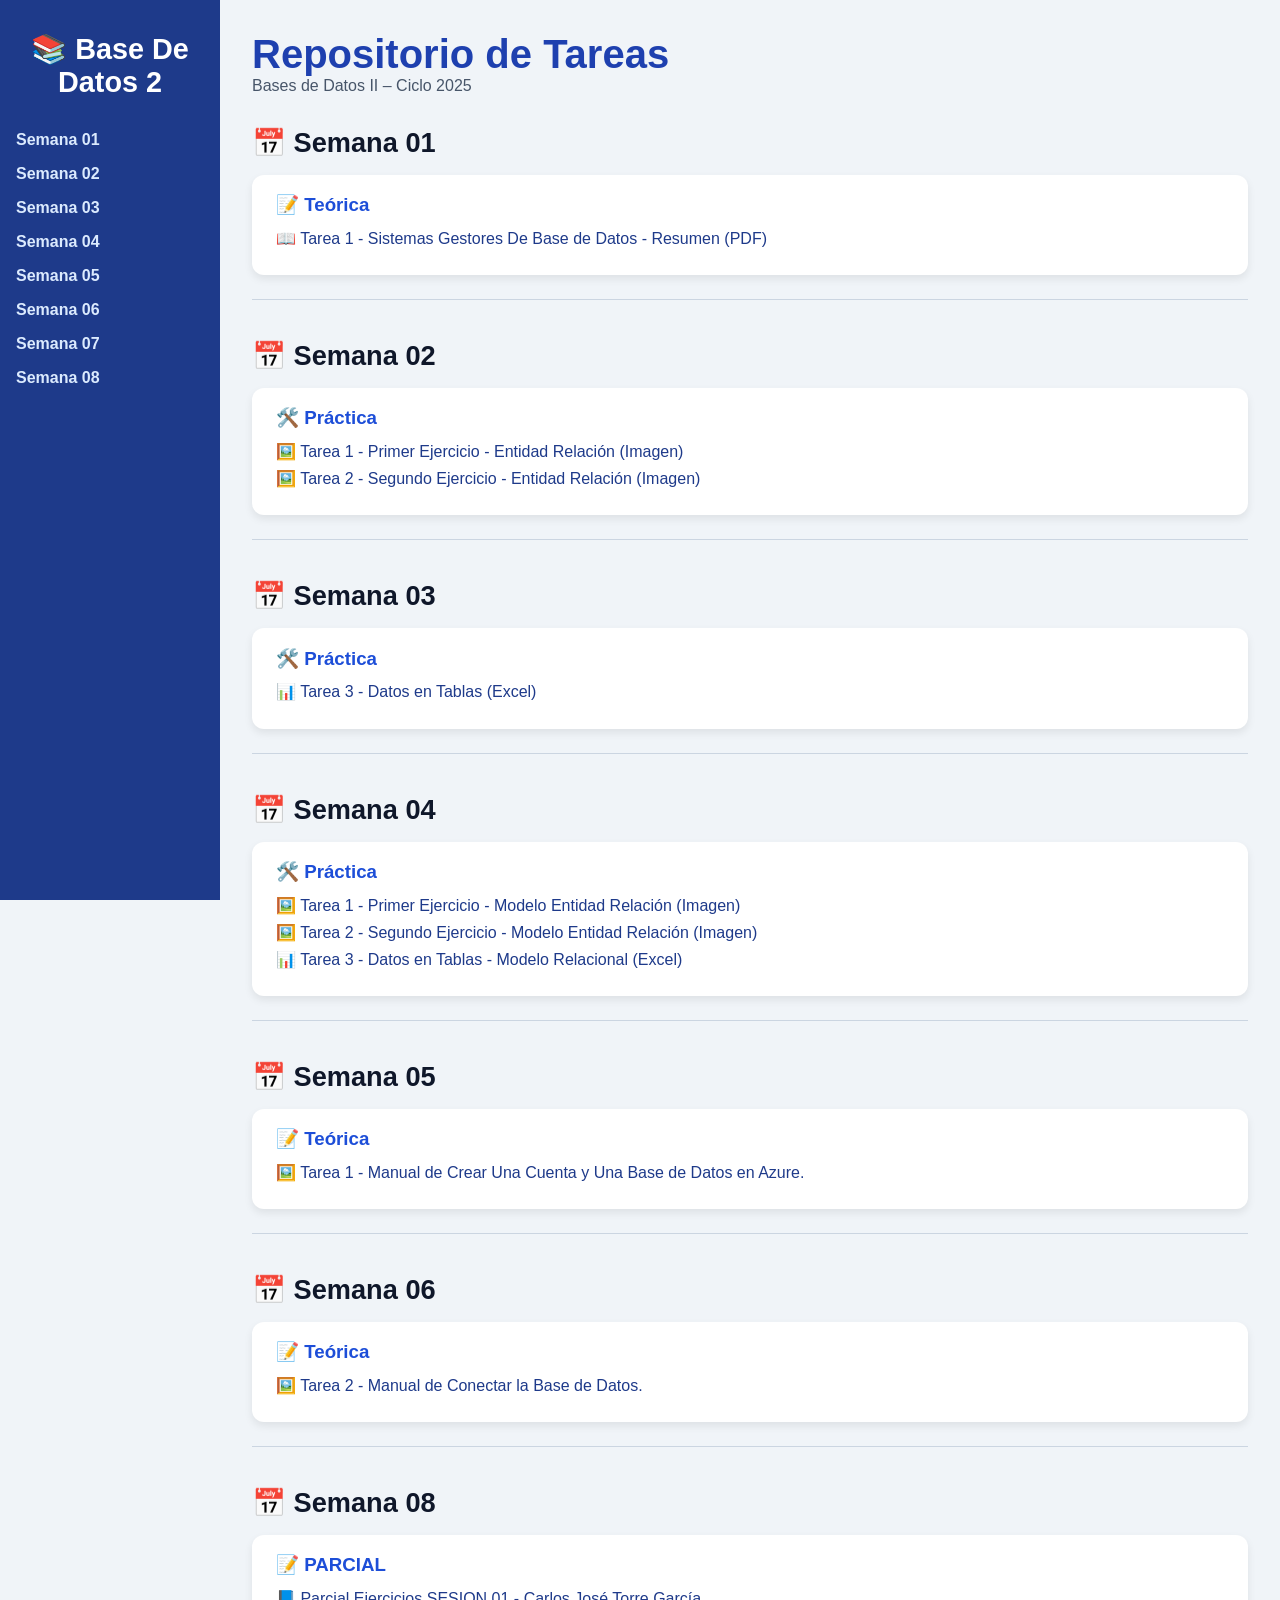
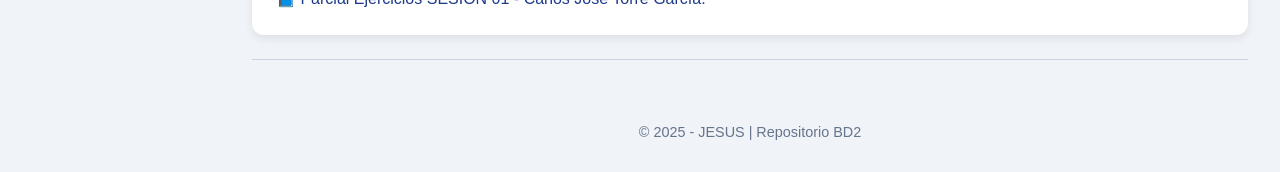
<file: thomAzure/index.html>
<!DOCTYPE html>
<html lang="es">
<head>
  <meta charset="UTF-8">
  <meta name="viewport" content="width=device-width, initial-scale=1.0">
  <title>Repositorio BD2</title>
  <link rel="stylesheet" href="style.css">
</head>
<body>
  <div class="container">
    <aside class="sidebar">
      <h2>📚 Base De Datos 2</h2>
      <nav>
        <ul>
          <li><a href="#semana01">Semana 01</a></li>
          <li><a href="#semana02">Semana 02</a></li>
          <li><a href="#semana03">Semana 03</a></li>
          <li><a href="#semana04">Semana 04</a></li>
          <li><a href="#semana05">Semana 05</a></li>
          <li><a href="#semana06">Semana 06</a></li>
          <li><a href="#semana07">Semana 07</a></li>
          <li><a href="#semana08">Semana 08</a></li>
        </ul>
      </nav>
    </aside>

    <main class="content">
      <header>
        <h1>Repositorio de Tareas</h1>
        <p>Bases de Datos II – Ciclo 2025</p>
      </header>

      <!-- Semana 01 -->
      <section id="semana01" class="semana">
        <h2>📅 Semana 01</h2>
        <div class="tarjetas">
          <div class="tarjeta">
            <h3>📝 Teórica</h3>
            <a href="tasks/semana01-teoria.pdf" target="_blank">📖 Tarea 1 - Sistemas Gestores De Base de Datos - Resumen (PDF)</a>
          </div>
         
        </div>
      </section>

      <!-- Puedes duplicar desde aquí para semanas 02 a 08 -->
      <section id="semana02" class="semana">
        <h2>📅 Semana 02</h2>
        <div class="tarjetas">
        
          <div class="tarjeta">
            <h3>🛠️ Práctica</h3>
            <a href="#">🖼️ Tarea 1 - Primer Ejercicio - Entidad Relación (Imagen)</a>
             <a href="#">🖼️ Tarea 2 - Segundo Ejercicio - Entidad Relación (Imagen)</a>
          </div>
        </div>
      </section>
      <!-- ...repite para semana03 a semana08... -->

      <!-- Puedes duplicar desde aquí para semanas 02 a 08 -->
      <section id="semana03" class="semana">
        <h2>📅 Semana 03</h2>
        <div class="tarjetas">

          <div class="tarjeta">
            <h3>🛠️ Práctica</h3>
            <a href="#">📊 Tarea 3 - Datos en Tablas (Excel)</a>
          </div>
        </div>
      </section>
      <!-- ...repite para semana03 a semana08... -->

      <!-- Puedes duplicar desde aquí para semanas 02 a 08 -->
      <section id="semana04" class="semana">
        <h2>📅 Semana 04</h2>
        <div class="tarjetas">
          
          <div class="tarjeta">
            <h3>🛠️ Práctica</h3>
            <a href="#">🖼️ Tarea 1 - Primer Ejercicio - Modelo Entidad Relación (Imagen)</a>
            <a href="#">🖼️ Tarea 2 - Segundo Ejercicio - Modelo Entidad Relación (Imagen)</a>
            <a href="#">📊 Tarea 3 - Datos en Tablas - Modelo Relacional (Excel)</a>
           
          </div>
        </div>
      </section>
      <!-- ...repite para semana03 a semana08... -->

      <!-- Puedes duplicar desde aquí para semanas 02 a 08 -->
      <section id="semana05" class="semana">
        <h2>📅 Semana 05</h2>
        <div class="tarjetas">
          <div class="tarjeta">
            <h3>📝 Teórica</h3>
            <a href="#"> 🖼️ Tarea 1 - Manual de Crear Una Cuenta y Una Base de Datos en Azure.</a>
          </div>
    
        </div>
      </section>
      <!-- ...repite para semana03 a semana08... -->


    <!-- Puedes duplicar desde aquí para semanas 02 a 08 -->
      <section id="semana06" class="semana">
        <h2>📅 Semana 06</h2>
        <div class="tarjetas">
          <div class="tarjeta">
            <h3>📝 Teórica</h3>
            <a href="#">🖼️ Tarea 2 - Manual de Conectar la Base de Datos.</a>
          </div>
  
        </div>
      </section>
      <!-- ...repite para semana03 a semana08... -->

      <!-- Puedes duplicar desde aquí para semanas 02 a 08 -->
      <section id="semana08" class="semana">
        <h2>📅 Semana 08</h2>
        <div class="tarjetas">
          <div class="tarjeta">
            <h3>📝 PARCIAL</h3>
            <a href="#"> 📘 Parcial Ejercicios SESION 01 - Carlos José Torre García.</a>
          </div>
       
        </div>
      </section>
      <!-- ...repite para semana03 a semana08... -->

      <footer>
        <p>&copy; 2025 - JESUS | Repositorio BD2</p>
      </footer>
    </main>
  </div>
</body>
</html>
</file>
<file: thomAzure/style.css>
/* Fuente y estilos básicos */
* {
  box-sizing: border-box;
  margin: 0;
  padding: 0;
  font-family: 'Segoe UI', sans-serif;
}

body {
  background-color: #f0f4f8;
  color: #333;
}

.container {
  display: flex;
  min-height: 100vh;
}

/* Sidebar */
.sidebar {
  width: 220px;
  background-color: #1e3a8a;
  color: white;
  padding: 2rem 1rem;
  position: sticky;
  top: 0;
  height: 100vh;
}

.sidebar h2 {
  font-size: 1.8rem;
  margin-bottom: 2rem;
  text-align: center;
}

.sidebar nav ul {
  list-style: none;
}

.sidebar nav ul li {
  margin-bottom: 1rem;
}

.sidebar nav ul li a {
  color: #dbeafe;
  text-decoration: none;
  font-weight: bold;
  transition: color 0.3s;
}

.sidebar nav ul li a:hover {
  color: #ffffff;
}

/* Main content */
.content {
  flex: 1;
  padding: 2rem;
}

header {
  margin-bottom: 2rem;
}

header h1 {
  font-size: 2.5rem;
  color: #1e40af;
}

header p {
  color: #475569;
}

/* Semana Section */
.semana {
  margin-bottom: 2.5rem;
  padding-bottom: 1.5rem;
  border-bottom: 1px solid #cbd5e1;
}

.semana h2 {
  margin-bottom: 1rem;
  color: #0f172a;
  font-size: 1.7rem;
}

.tarjetas {
  display: flex;
  gap: 2rem;
  flex-wrap: wrap;
}

.tarjeta {
  background-color: #ffffff;
  border-radius: 12px;
  box-shadow: 0 4px 8px rgba(0, 0, 0, 0.08);
  padding: 1.2rem 1.5rem;
  flex: 1 1 250px;
  transition: transform 0.3s;
}

.tarjeta:hover {
  transform: translateY(-5px);
}

.tarjeta h3 {
  margin-bottom: 0.8rem;
  color: #1d4ed8;
}

.tarjeta a {
  display: block;
  margin-bottom: 0.5rem;
  color: #1e3a8a;
  text-decoration: none;
  font-weight: 500;
  transition: color 0.3s;
}

.tarjeta a:hover {
  color: #2563eb;
}

/* Footer */
footer {
  margin-top: 4rem;
  text-align: center;
  color: #64748b;
  font-size: 0.9rem;
}
</file>
